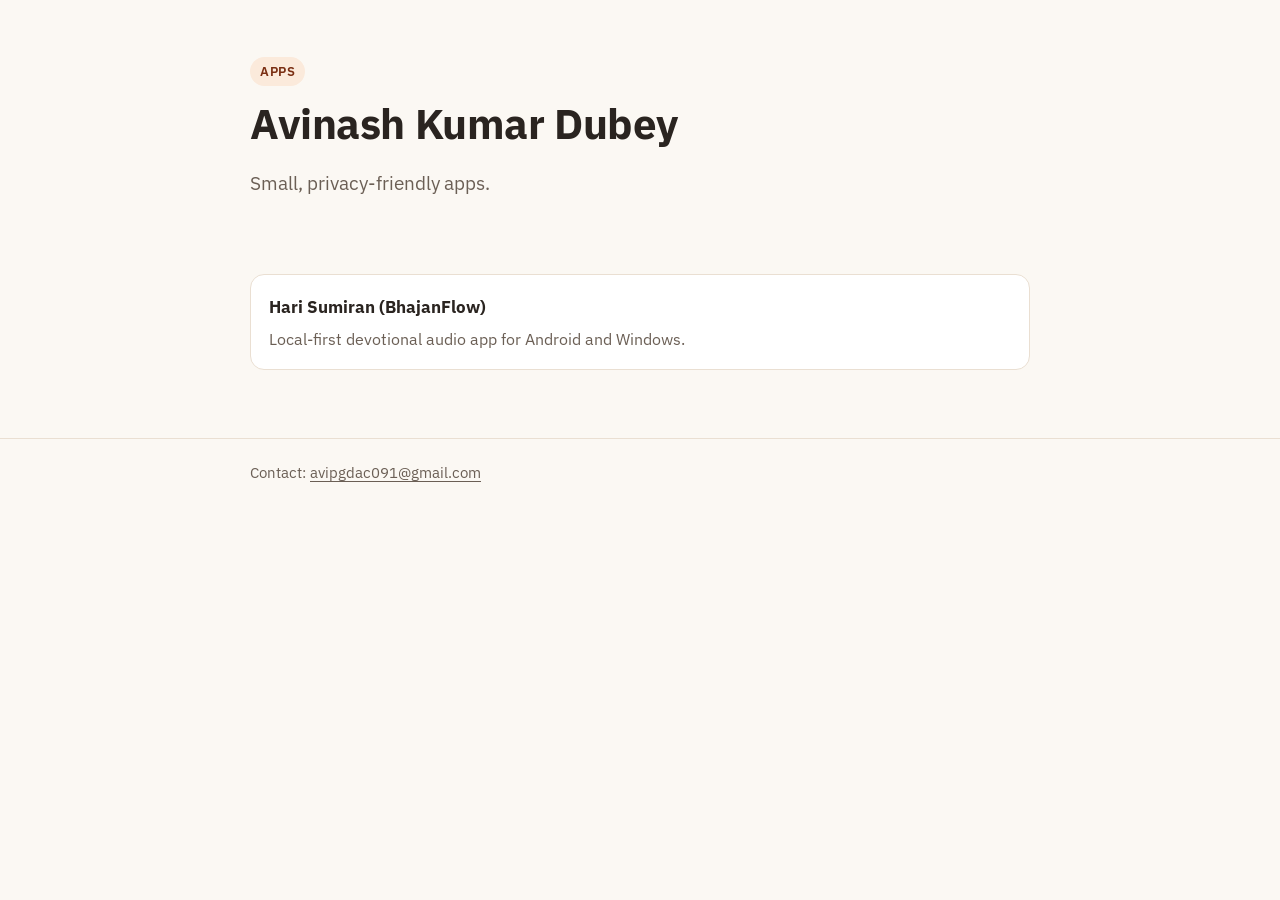
<file: index.html>
<!doctype html>
<html lang="en">
<head>
<meta charset="utf-8">
<meta name="viewport" content="width=device-width, initial-scale=1">
<link rel="preconnect" href="https://fonts.googleapis.com">
<link rel="preconnect" href="https://fonts.gstatic.com" crossorigin>
<link href="https://fonts.googleapis.com/css2?family=IBM+Plex+Mono&family=IBM+Plex+Sans:wght@400;600;700&display=swap" rel="stylesheet">
<link rel="stylesheet" href="/assets/style.css">
<title>Avinash Kumar Dubey · Apps</title>
<meta name="description" content="Apps by Avinash Kumar Dubey.">
</head>
<body>
<main><div class="wrap">
<section class="hero">
<span class="eyebrow">Apps</span>
<h1>Avinash Kumar Dubey</h1>
<p class="lead">Small, privacy-friendly apps.</p>
</section>
<div class="grid">
<a class="card" href="/bhajanflow/" style="text-decoration:none;color:inherit"><h3>Hari Sumiran (BhajanFlow)</h3><p>Local-first devotional audio app for Android and Windows.</p></a>
</div>
</div></main>
<footer class="site"><div class="wrap">Contact: <a href="mailto:avipgdac091@gmail.com">avipgdac091@gmail.com</a></div></footer>
</body>
</html>
</file>
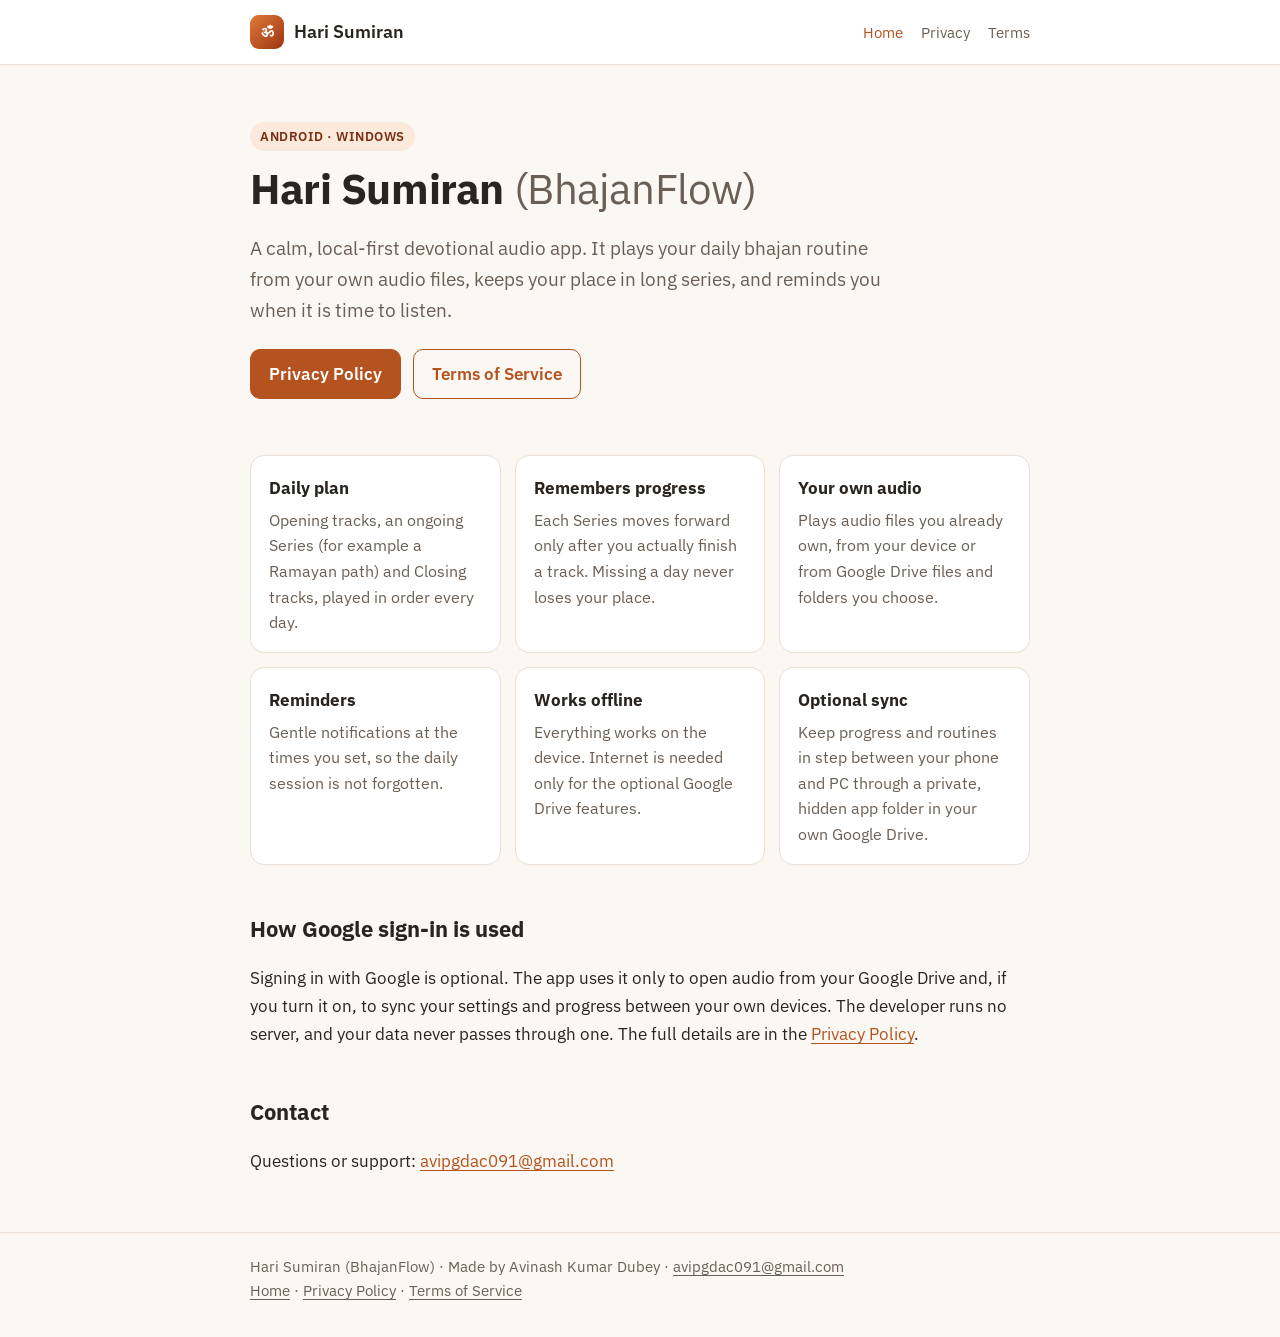
<file: bhajanflow/index.html>
<!doctype html>
<html lang="en">
<head>
<meta charset="utf-8">
<meta name="viewport" content="width=device-width, initial-scale=1">
<link rel="preconnect" href="https://fonts.googleapis.com">
<link rel="preconnect" href="https://fonts.gstatic.com" crossorigin>
<link href="https://fonts.googleapis.com/css2?family=IBM+Plex+Mono&family=IBM+Plex+Sans:wght@400;600;700&display=swap" rel="stylesheet">
<link rel="stylesheet" href="/assets/style.css">
<title>Hari Sumiran (BhajanFlow)</title>
<meta name="description" content="Hari Sumiran (BhajanFlow) is a local-first devotional audio app for Android and Windows that plays your daily bhajan routine from your own audio files.">
</head>
<body>
<header class="site"><div class="wrap">
<a class="brand" href="/bhajanflow/"><span class="mark">ॐ</span>Hari Sumiran</a>
<nav class="site"><a href="/bhajanflow/" aria-current="page">Home</a><a href="/bhajanflow/privacy.html">Privacy</a><a href="/bhajanflow/terms.html">Terms</a></nav>
</div></header>
<main><div class="wrap">
<section class="hero">
<span class="eyebrow">Android · Windows</span>
<h1>Hari Sumiran <span style="color:var(--muted);font-weight:400">(BhajanFlow)</span></h1>
<p class="lead">A calm, local-first devotional audio app. It plays your daily bhajan routine from your own audio files, keeps your place in long series, and reminds you when it is time to listen.</p>
<div class="btns"><a class="btn primary" href="/bhajanflow/privacy.html">Privacy Policy</a><a class="btn" href="/bhajanflow/terms.html">Terms of Service</a></div>
</section>

<div class="grid">
<div class="card"><h3>Daily plan</h3><p>Opening tracks, an ongoing Series (for example a Ramayan path) and Closing tracks, played in order every day.</p></div>
<div class="card"><h3>Remembers progress</h3><p>Each Series moves forward only after you actually finish a track. Missing a day never loses your place.</p></div>
<div class="card"><h3>Your own audio</h3><p>Plays audio files you already own, from your device or from Google Drive files and folders you choose.</p></div>
<div class="card"><h3>Reminders</h3><p>Gentle notifications at the times you set, so the daily session is not forgotten.</p></div>
<div class="card"><h3>Works offline</h3><p>Everything works on the device. Internet is needed only for the optional Google Drive features.</p></div>
<div class="card"><h3>Optional sync</h3><p>Keep progress and routines in step between your phone and PC through a private, hidden app folder in your own Google Drive.</p></div>
</div>

<h2>How Google sign-in is used</h2>
<p>Signing in with Google is optional. The app uses it only to open audio from your Google Drive and, if you turn it on, to sync your settings and progress between your own devices. The developer runs no server, and your data never passes through one. The full details are in the <a href="/bhajanflow/privacy.html">Privacy Policy</a>.</p>

<h2>Contact</h2>
<p>Questions or support: <a href="mailto:avipgdac091@gmail.com">avipgdac091@gmail.com</a></p>
</div></main>
<footer class="site"><div class="wrap">
Hari Sumiran (BhajanFlow) · Made by Avinash Kumar Dubey · <a href="mailto:avipgdac091@gmail.com">avipgdac091@gmail.com</a><br>
<a href="/bhajanflow/">Home</a> · <a href="/bhajanflow/privacy.html">Privacy Policy</a> · <a href="/bhajanflow/terms.html">Terms of Service</a>
</div></footer>
</body>
</html>
</file>
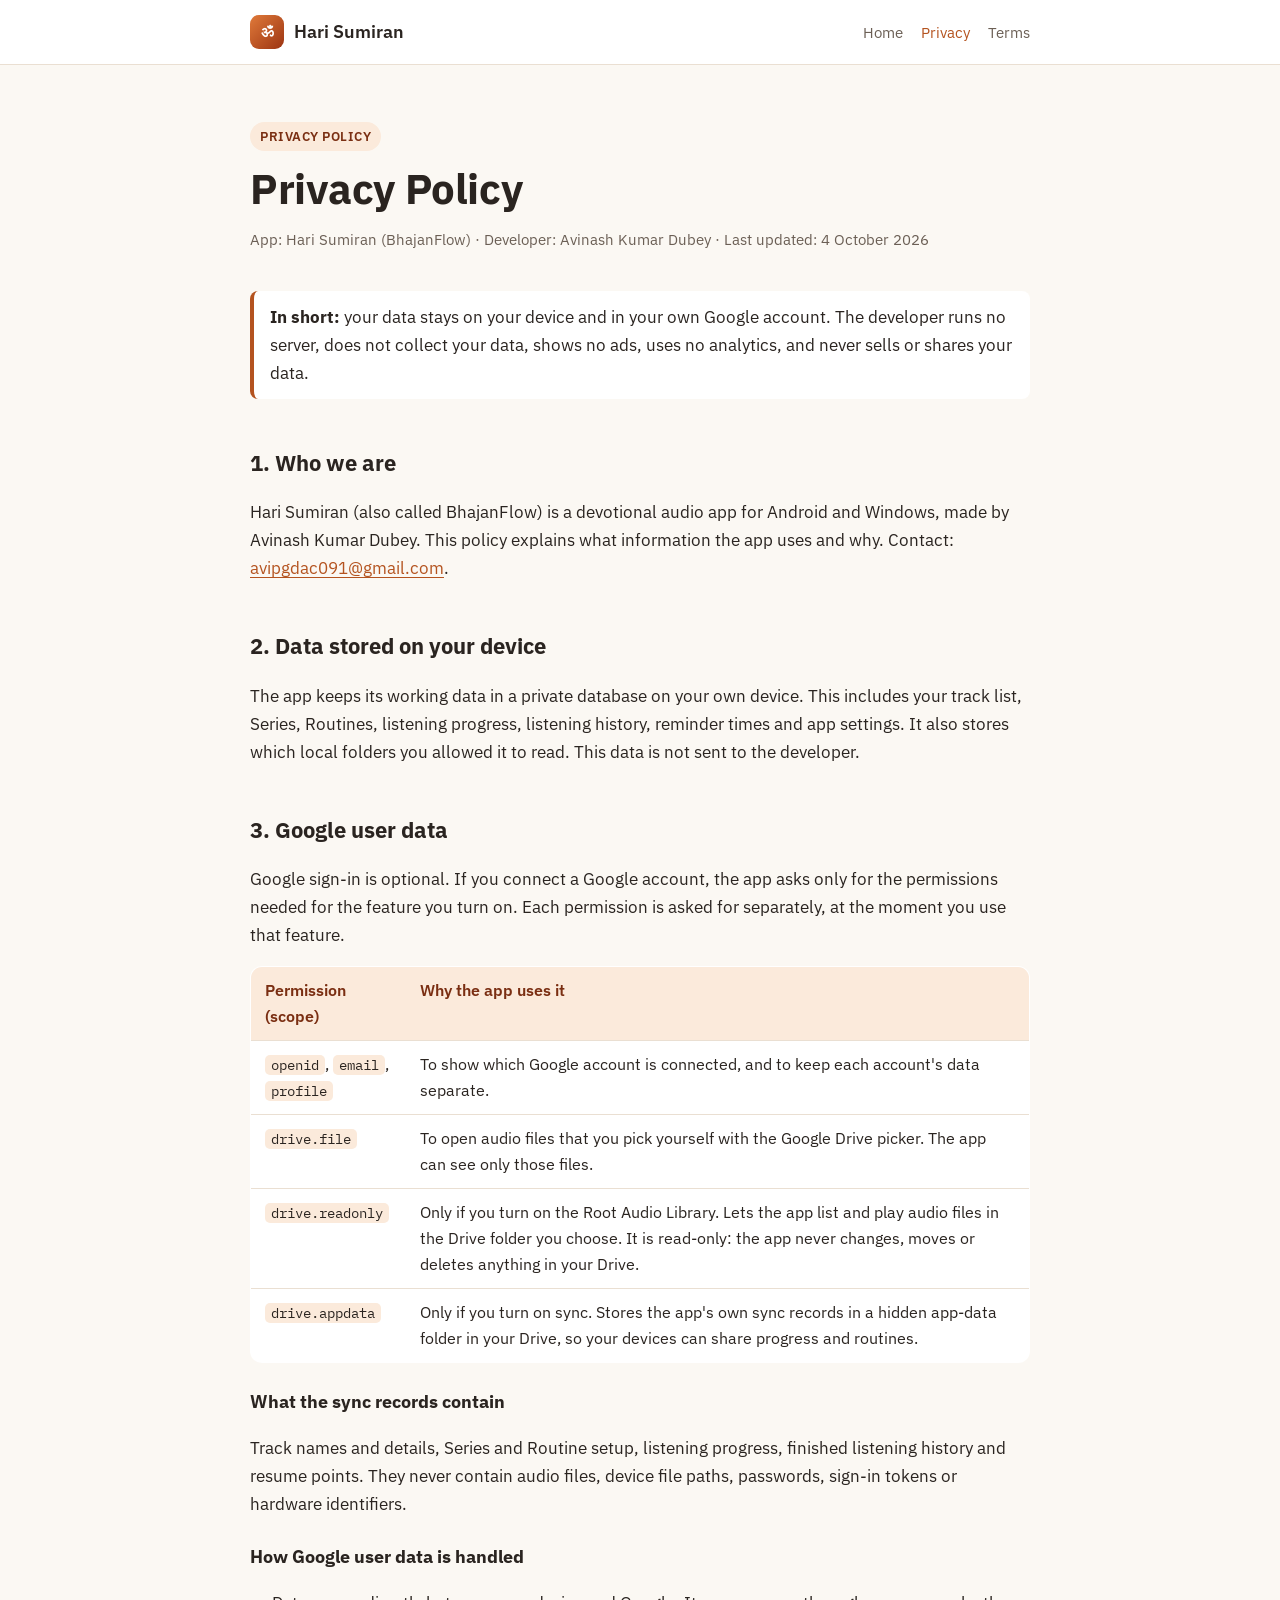
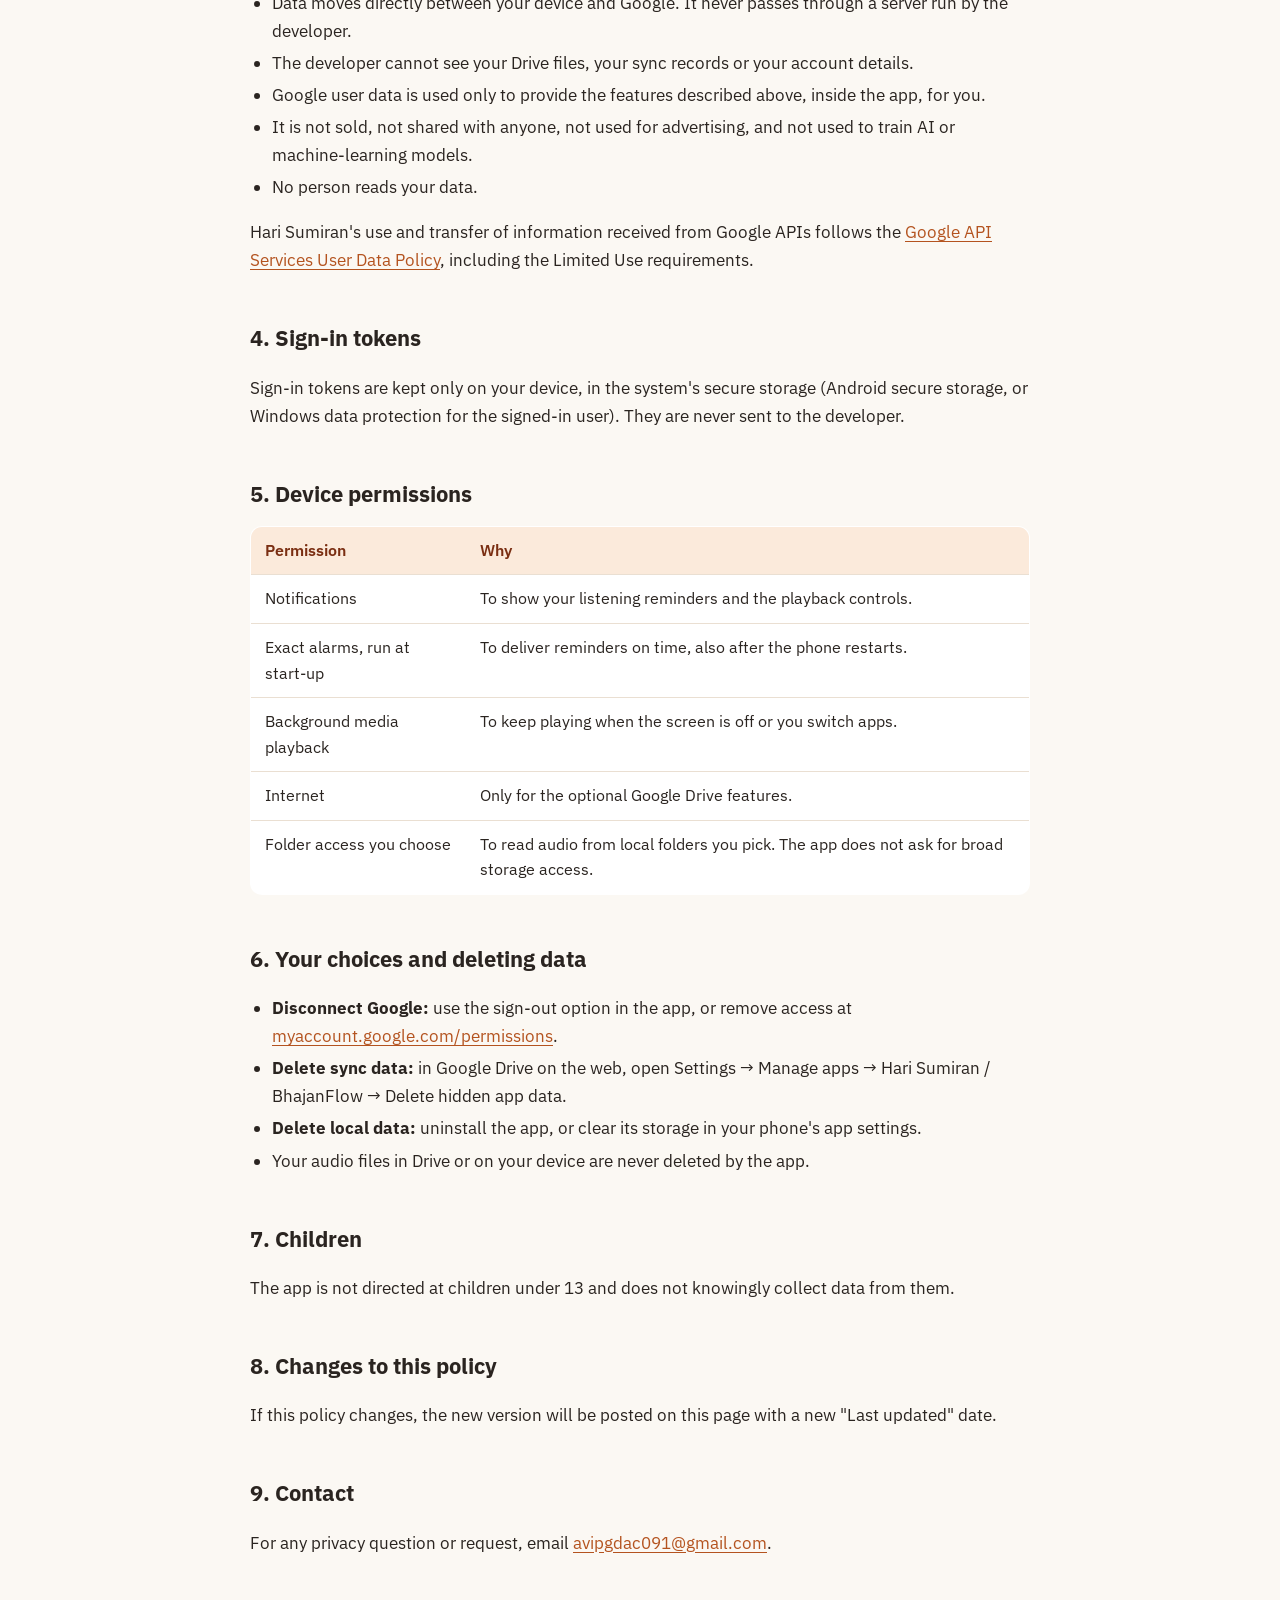
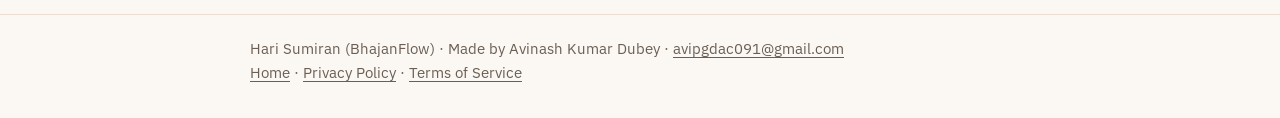
<file: bhajanflow/privacy.html>
<!doctype html>
<html lang="en">
<head>
<meta charset="utf-8">
<meta name="viewport" content="width=device-width, initial-scale=1">
<link rel="preconnect" href="https://fonts.googleapis.com">
<link rel="preconnect" href="https://fonts.gstatic.com" crossorigin>
<link href="https://fonts.googleapis.com/css2?family=IBM+Plex+Mono&family=IBM+Plex+Sans:wght@400;600;700&display=swap" rel="stylesheet">
<link rel="stylesheet" href="/assets/style.css">
<title>Privacy Policy · Hari Sumiran (BhajanFlow)</title>
<meta name="description" content="Privacy Policy for the Hari Sumiran (BhajanFlow) app: what data is used, how Google user data is handled, and how to delete it.">
</head>
<body>
<header class="site"><div class="wrap">
<a class="brand" href="/bhajanflow/"><span class="mark">ॐ</span>Hari Sumiran</a>
<nav class="site"><a href="/bhajanflow/">Home</a><a href="/bhajanflow/privacy.html" aria-current="page">Privacy</a><a href="/bhajanflow/terms.html">Terms</a></nav>
</div></header>
<main><div class="wrap">
<section class="hero" style="padding-bottom:6px">
<span class="eyebrow">Privacy Policy</span>
<h1>Privacy Policy</h1>
<p class="meta">App: Hari Sumiran (BhajanFlow) · Developer: Avinash Kumar Dubey · Last updated: 4 October 2026</p>
</section>

<div class="note"><strong>In short:</strong> your data stays on your device and in your own Google account. The developer runs no server, does not collect your data, shows no ads, uses no analytics, and never sells or shares your data.</div>

<h2>1. Who we are</h2>
<p>Hari Sumiran (also called BhajanFlow) is a devotional audio app for Android and Windows, made by Avinash Kumar Dubey. This policy explains what information the app uses and why. Contact: <a href="mailto:avipgdac091@gmail.com">avipgdac091@gmail.com</a>.</p>

<h2>2. Data stored on your device</h2>
<p>The app keeps its working data in a private database on your own device. This includes your track list, Series, Routines, listening progress, listening history, reminder times and app settings. It also stores which local folders you allowed it to read. This data is not sent to the developer.</p>

<h2>3. Google user data</h2>
<p>Google sign-in is optional. If you connect a Google account, the app asks only for the permissions needed for the feature you turn on. Each permission is asked for separately, at the moment you use that feature.</p>
<table>
<thead><tr><th>Permission (scope)</th><th>Why the app uses it</th></tr></thead>
<tbody>
<tr><td><code>openid</code>, <code>email</code>, <code>profile</code></td><td>To show which Google account is connected, and to keep each account's data separate.</td></tr>
<tr><td><code>drive.file</code></td><td>To open audio files that you pick yourself with the Google Drive picker. The app can see only those files.</td></tr>
<tr><td><code>drive.readonly</code></td><td>Only if you turn on the Root Audio Library. Lets the app list and play audio files in the Drive folder you choose. It is read-only: the app never changes, moves or deletes anything in your Drive.</td></tr>
<tr><td><code>drive.appdata</code></td><td>Only if you turn on sync. Stores the app's own sync records in a hidden app-data folder in your Drive, so your devices can share progress and routines.</td></tr>
</tbody>
</table>

<h3>What the sync records contain</h3>
<p>Track names and details, Series and Routine setup, listening progress, finished listening history and resume points. They never contain audio files, device file paths, passwords, sign-in tokens or hardware identifiers.</p>

<h3>How Google user data is handled</h3>
<ul>
<li>Data moves directly between your device and Google. It never passes through a server run by the developer.</li>
<li>The developer cannot see your Drive files, your sync records or your account details.</li>
<li>Google user data is used only to provide the features described above, inside the app, for you.</li>
<li>It is not sold, not shared with anyone, not used for advertising, and not used to train AI or machine-learning models.</li>
<li>No person reads your data.</li>
</ul>
<p>Hari Sumiran's use and transfer of information received from Google APIs follows the <a href="https://developers.google.com/terms/api-services-user-data-policy">Google API Services User Data Policy</a>, including the Limited Use requirements.</p>

<h2>4. Sign-in tokens</h2>
<p>Sign-in tokens are kept only on your device, in the system's secure storage (Android secure storage, or Windows data protection for the signed-in user). They are never sent to the developer.</p>

<h2>5. Device permissions</h2>
<table>
<thead><tr><th>Permission</th><th>Why</th></tr></thead>
<tbody>
<tr><td>Notifications</td><td>To show your listening reminders and the playback controls.</td></tr>
<tr><td>Exact alarms, run at start-up</td><td>To deliver reminders on time, also after the phone restarts.</td></tr>
<tr><td>Background media playback</td><td>To keep playing when the screen is off or you switch apps.</td></tr>
<tr><td>Internet</td><td>Only for the optional Google Drive features.</td></tr>
<tr><td>Folder access you choose</td><td>To read audio from local folders you pick. The app does not ask for broad storage access.</td></tr>
</tbody>
</table>

<h2>6. Your choices and deleting data</h2>
<ul>
<li><strong>Disconnect Google:</strong> use the sign-out option in the app, or remove access at <a href="https://myaccount.google.com/permissions">myaccount.google.com/permissions</a>.</li>
<li><strong>Delete sync data:</strong> in Google Drive on the web, open Settings → Manage apps → Hari Sumiran / BhajanFlow → Delete hidden app data.</li>
<li><strong>Delete local data:</strong> uninstall the app, or clear its storage in your phone's app settings.</li>
<li>Your audio files in Drive or on your device are never deleted by the app.</li>
</ul>

<h2>7. Children</h2>
<p>The app is not directed at children under 13 and does not knowingly collect data from them.</p>

<h2>8. Changes to this policy</h2>
<p>If this policy changes, the new version will be posted on this page with a new "Last updated" date.</p>

<h2>9. Contact</h2>
<p>For any privacy question or request, email <a href="mailto:avipgdac091@gmail.com">avipgdac091@gmail.com</a>.</p>
</div></main>
<footer class="site"><div class="wrap">
Hari Sumiran (BhajanFlow) · Made by Avinash Kumar Dubey · <a href="mailto:avipgdac091@gmail.com">avipgdac091@gmail.com</a><br>
<a href="/bhajanflow/">Home</a> · <a href="/bhajanflow/privacy.html">Privacy Policy</a> · <a href="/bhajanflow/terms.html">Terms of Service</a>
</div></footer>
</body>
</html>
</file>
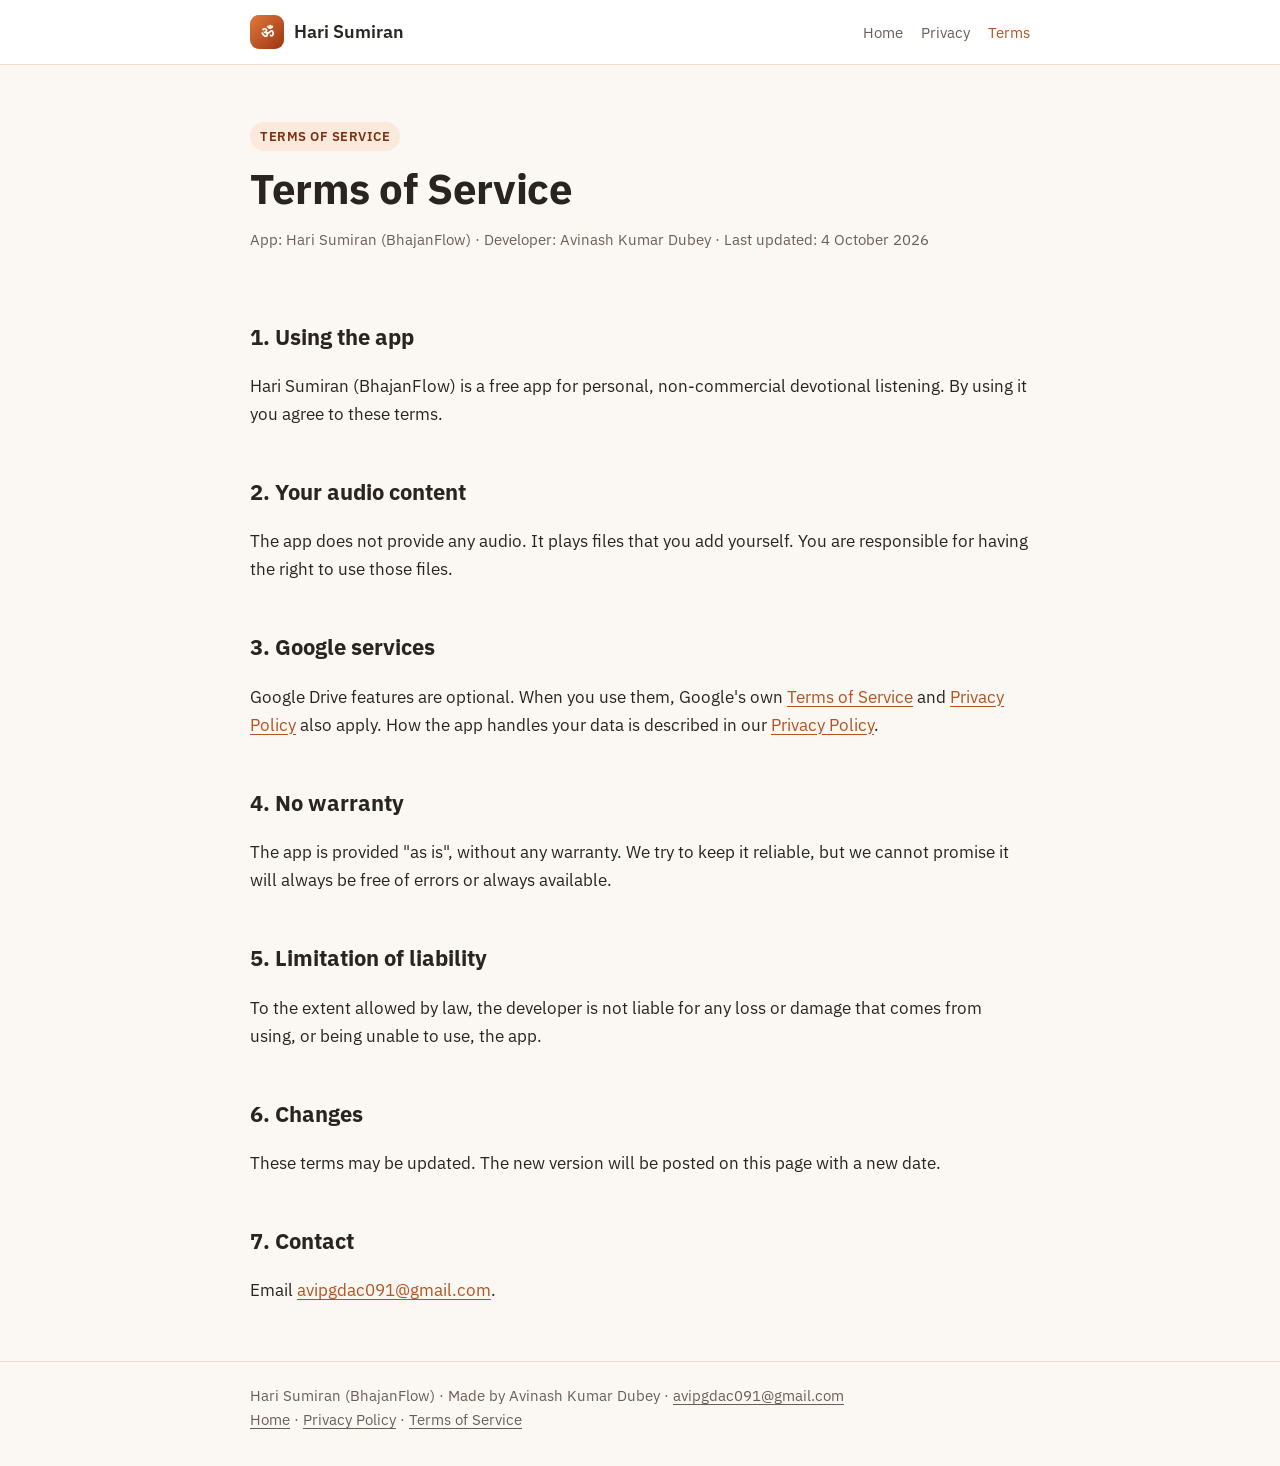
<file: bhajanflow/terms.html>
<!doctype html>
<html lang="en">
<head>
<meta charset="utf-8">
<meta name="viewport" content="width=device-width, initial-scale=1">
<link rel="preconnect" href="https://fonts.googleapis.com">
<link rel="preconnect" href="https://fonts.gstatic.com" crossorigin>
<link href="https://fonts.googleapis.com/css2?family=IBM+Plex+Mono&family=IBM+Plex+Sans:wght@400;600;700&display=swap" rel="stylesheet">
<link rel="stylesheet" href="/assets/style.css">
<title>Terms of Service · Hari Sumiran (BhajanFlow)</title>
<meta name="description" content="Terms of Service for the Hari Sumiran (BhajanFlow) app.">
</head>
<body>
<header class="site"><div class="wrap">
<a class="brand" href="/bhajanflow/"><span class="mark">ॐ</span>Hari Sumiran</a>
<nav class="site"><a href="/bhajanflow/">Home</a><a href="/bhajanflow/privacy.html">Privacy</a><a href="/bhajanflow/terms.html" aria-current="page">Terms</a></nav>
</div></header>
<main><div class="wrap">
<section class="hero" style="padding-bottom:6px">
<span class="eyebrow">Terms of Service</span>
<h1>Terms of Service</h1>
<p class="meta">App: Hari Sumiran (BhajanFlow) · Developer: Avinash Kumar Dubey · Last updated: 4 October 2026</p>
</section>

<h2>1. Using the app</h2>
<p>Hari Sumiran (BhajanFlow) is a free app for personal, non-commercial devotional listening. By using it you agree to these terms.</p>

<h2>2. Your audio content</h2>
<p>The app does not provide any audio. It plays files that you add yourself. You are responsible for having the right to use those files.</p>

<h2>3. Google services</h2>
<p>Google Drive features are optional. When you use them, Google's own <a href="https://policies.google.com/terms">Terms of Service</a> and <a href="https://policies.google.com/privacy">Privacy Policy</a> also apply. How the app handles your data is described in our <a href="/bhajanflow/privacy.html">Privacy Policy</a>.</p>

<h2>4. No warranty</h2>
<p>The app is provided "as is", without any warranty. We try to keep it reliable, but we cannot promise it will always be free of errors or always available.</p>

<h2>5. Limitation of liability</h2>
<p>To the extent allowed by law, the developer is not liable for any loss or damage that comes from using, or being unable to use, the app.</p>

<h2>6. Changes</h2>
<p>These terms may be updated. The new version will be posted on this page with a new date.</p>

<h2>7. Contact</h2>
<p>Email <a href="mailto:avipgdac091@gmail.com">avipgdac091@gmail.com</a>.</p>
</div></main>
<footer class="site"><div class="wrap">
Hari Sumiran (BhajanFlow) · Made by Avinash Kumar Dubey · <a href="mailto:avipgdac091@gmail.com">avipgdac091@gmail.com</a><br>
<a href="/bhajanflow/">Home</a> · <a href="/bhajanflow/privacy.html">Privacy Policy</a> · <a href="/bhajanflow/terms.html">Terms of Service</a>
</div></footer>
</body>
</html>
</file>
<file: assets/style.css>
:root{--bg:#fbf8f3;--surface:#ffffff;--text:#2a2420;--muted:#6b5f55;--line:#eadfd2;--accent:#b4531f;--accent-soft:#fbeadb;--deep:#7a2e12}
@media (prefers-color-scheme:dark){:root{--bg:#171311;--surface:#211b18;--text:#f1e9e2;--muted:#b9aca1;--line:#3a302a;--accent:#f0915a;--accent-soft:#3a251a;--deep:#f6b48a}}
*{box-sizing:border-box}
html{-webkit-text-size-adjust:100%}
body{margin:0;background:var(--bg);color:var(--text);font-family:"IBM Plex Sans",system-ui,-apple-system,"Segoe UI",sans-serif;font-size:17px;line-height:1.65}
a{color:var(--accent);text-underline-offset:3px}
.wrap{max-width:820px;margin:0 auto;padding:0 20px}
header.site{border-bottom:1px solid var(--line);background:var(--surface)}
header.site .wrap{display:flex;align-items:center;justify-content:space-between;gap:16px;min-height:64px;flex-wrap:wrap}
.brand{display:flex;align-items:center;gap:10px;font-weight:600;color:var(--text);text-decoration:none;font-size:18px}
.mark{width:34px;height:34px;border-radius:9px;background:linear-gradient(135deg,#e07a3a,#9c3412);display:grid;place-items:center;color:#fff;font-weight:700;font-size:15px}
nav.site a{color:var(--muted);text-decoration:none;margin-left:18px;font-size:15px}
nav.site a:hover,nav.site a[aria-current]{color:var(--accent)}
.hero{padding:56px 0 28px}
.eyebrow{display:inline-block;background:var(--accent-soft);color:var(--deep);font-size:13px;font-weight:600;letter-spacing:.04em;text-transform:uppercase;padding:4px 10px;border-radius:999px}
h1{font-size:clamp(30px,5vw,42px);line-height:1.15;margin:14px 0 12px;letter-spacing:-.01em}
h2{font-size:22px;margin:40px 0 10px;padding-top:6px}
h3{font-size:18px;margin:24px 0 6px}
.lead{font-size:19px;color:var(--muted);max-width:640px}
.grid{display:grid;grid-template-columns:repeat(auto-fit,minmax(220px,1fr));gap:14px;margin:28px 0}
.card{background:var(--surface);border:1px solid var(--line);border-radius:14px;padding:18px 18px 16px}
.card h3{margin:0 0 6px;font-size:17px}
.card p{margin:0;color:var(--muted);font-size:15.5px}
table{width:100%;border-collapse:collapse;margin:14px 0 6px;background:var(--surface);border:1px solid var(--line);border-radius:12px;overflow:hidden;font-size:15.5px}
th,td{text-align:left;padding:11px 14px;border-bottom:1px solid var(--line);vertical-align:top}
th{background:var(--accent-soft);color:var(--deep);font-weight:600}
tr:last-child td{border-bottom:none}
code{font-family:"IBM Plex Mono",ui-monospace,monospace;font-size:.88em;background:var(--accent-soft);padding:1px 6px;border-radius:5px;word-break:break-word}
.note{background:var(--surface);border-left:4px solid var(--accent);border-radius:8px;padding:12px 16px;margin:18px 0}
.meta{color:var(--muted);font-size:14.5px}
.btns{display:flex;gap:12px;flex-wrap:wrap;margin-top:22px}
.btn{display:inline-block;padding:10px 18px;border-radius:10px;border:1px solid var(--accent);color:var(--accent);text-decoration:none;font-weight:600}
.btn.primary{background:var(--accent);color:#fff}
@media (prefers-color-scheme:dark){.btn.primary{color:#1a120d}}
main{padding-bottom:40px}
ul{padding-left:22px}
li{margin:4px 0}
footer.site{border-top:1px solid var(--line);padding:22px 0 34px;color:var(--muted);font-size:14.5px}
footer.site a{color:var(--muted)}
@media (max-width:560px){body{font-size:16px}nav.site a{margin:0 16px 0 0}header.site .wrap{padding-top:10px;padding-bottom:10px}.hero{padding-top:36px}th,td{padding:9px 10px}}
</file>
